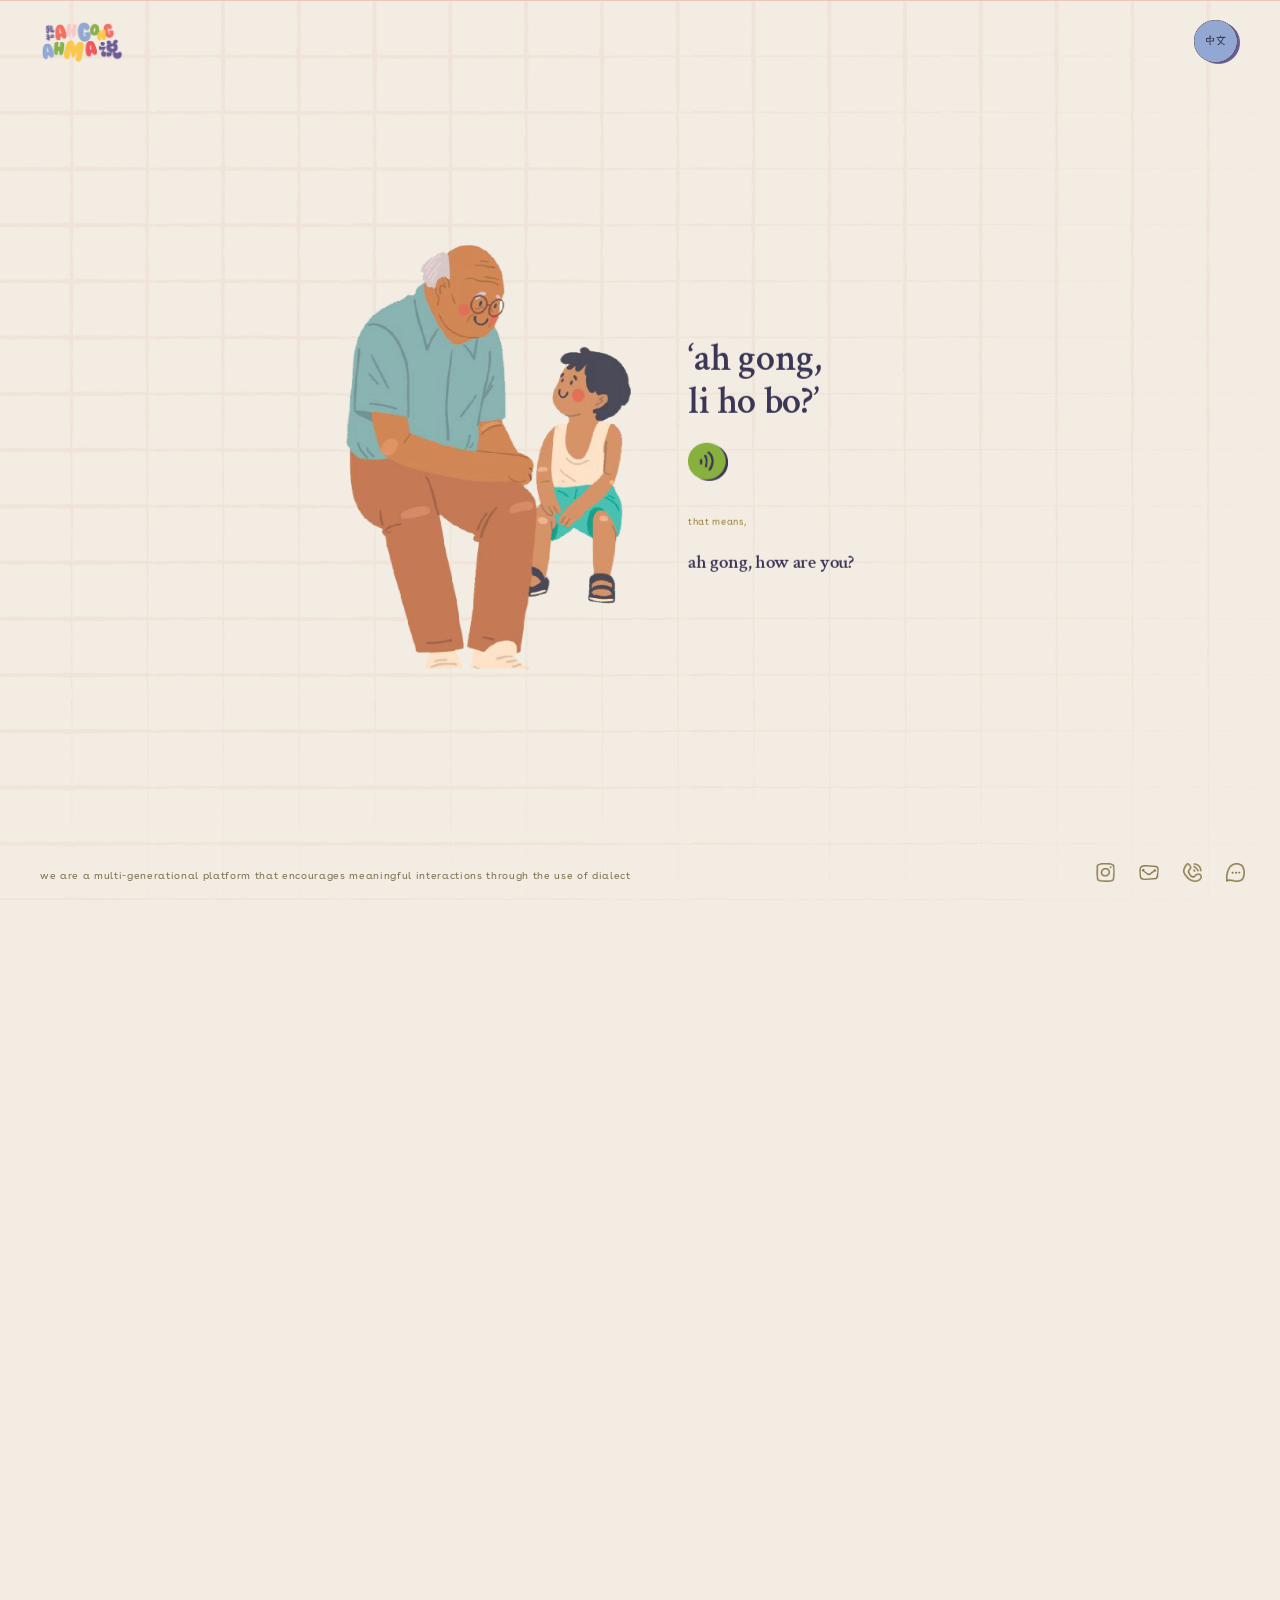
<file: index.html>
<!DOCTYPE html>
<html lang="en">
<head>
  <meta charset="UTF-8" />
  <meta name="viewport" content="width=device-width, initial-scale=1" />
  <title>AhGong &amp; AhMa Says</title>
  <meta name="description" content="A multi-generational platform that encourages meaningful interactions through the use of dialect." />
  <link rel="stylesheet" href="css/shared.css" />
  <link rel="stylesheet" href="css/landing.css" />
</head>
<body>
  <!-- ============ PERSISTENT CHROME ============ -->
  <header class="chrome-top">
    <a href="#" class="logo" aria-label="AhGong &amp; AhMa Says — home">
      <img src="assets/logo-mark.png" alt="AhGong &amp; AhMa Says" />
    </a>
    <button type="button" class="icon-btn press" aria-label="Switch language to Chinese">
      <img src="00%20Shared%20Assets/btn-langchi%2080x78px.png" alt="中文" />
    </button>
  </header>

  <footer class="chrome-bottom">
    <p class="tagline">we are a multi-generational platform that encourages meaningful interactions through the use of dialect</p>
    <nav class="socials" aria-label="Social and contact links">
      <a href="#" class="social press" aria-label="Instagram"><img src="00%20Shared%20Assets/btn-ig%2022x22px.png" alt="Instagram" /></a>
      <a href="#" class="social press" aria-label="Email us"><img src="00%20Shared%20Assets/btn-email%2022x22px.png" alt="Email" /></a>
      <a href="#" class="social press" aria-label="Call or WhatsApp us"><img src="00%20Shared%20Assets/btn-wa%2022x22px.png" alt="Phone" /></a>
      <a href="#" class="social press" aria-label="Send us a message"><img src="00%20Shared%20Assets/btn-contactform%2022x22px.png" alt="Message" /></a>
    </nav>
  </footer>

  <!-- ============ SCROLL-DRIVEN STAGE ============ -->
  <div class="scroll-wrap">
    <div class="stage">
      <div class="container">

      <section class="scene scene-hero" aria-label="Introduction">
        <div class="illo">
          <img src="assets/illustration.png" alt="An ah gong kneels down to talk with his grandchild" />
        </div>

        <div class="copy">
          <div class="phrase phrase--one">
            <h1 class="phrase-head">&lsquo;ah&nbsp;gong,<br /> li&nbsp;ho&nbsp;bo?&rsquo;</h1>
            <button type="button" class="audio-btn press" aria-label="Hear &lsquo;ah gong, li ho bo&rsquo; spoken">
              <img src="assets/btn-audio.png" alt="" />
            </button>
            <p class="means">that means,</p>
            <h3 class="meaning">ah gong, how are you?</h3>
          </div>

          <div class="phrase phrase--two" aria-hidden="true">
            <h1 class="phrase-head">say more than<br />just &lsquo;hello&rsquo; to<br />ah gong ah ma.</h1>
          </div>
        </div>
      </section>

      <section class="scene scene-cta" aria-label="Choose a path">
        <a href="games.html" class="big-btn press"><img src="assets/btn-play.png" alt="Play" /></a>
        <a href="#" class="big-btn press"><img src="assets/btn-learn.png" alt="Learn" /></a>
      </section>
      </div>
    </div>

    <!-- scroll runway: one snap point per scene -->
    <div class="snap" aria-hidden="true"></div>
    <div class="snap" aria-hidden="true"></div>
    <div class="snap" aria-hidden="true"></div>
  </div>

  <!-- shown after 5s of no cursor movement, hidden on the last scene (see js/landing.js) -->
  <div class="scroll-hint" aria-hidden="true">
    <span class="scroll-hint-text">scroll down</span>
    <svg class="scroll-hint-arrow" viewBox="0 0 24 24" fill="none" xmlns="http://www.w3.org/2000/svg">
      <path d="M12 4v14m0 0l-6-6m6 6l6-6" stroke="currentColor" stroke-width="2" stroke-linecap="round" stroke-linejoin="round" />
    </svg>
  </div>


  <script src="js/landing.js"></script>
</body>
</html>
</file>
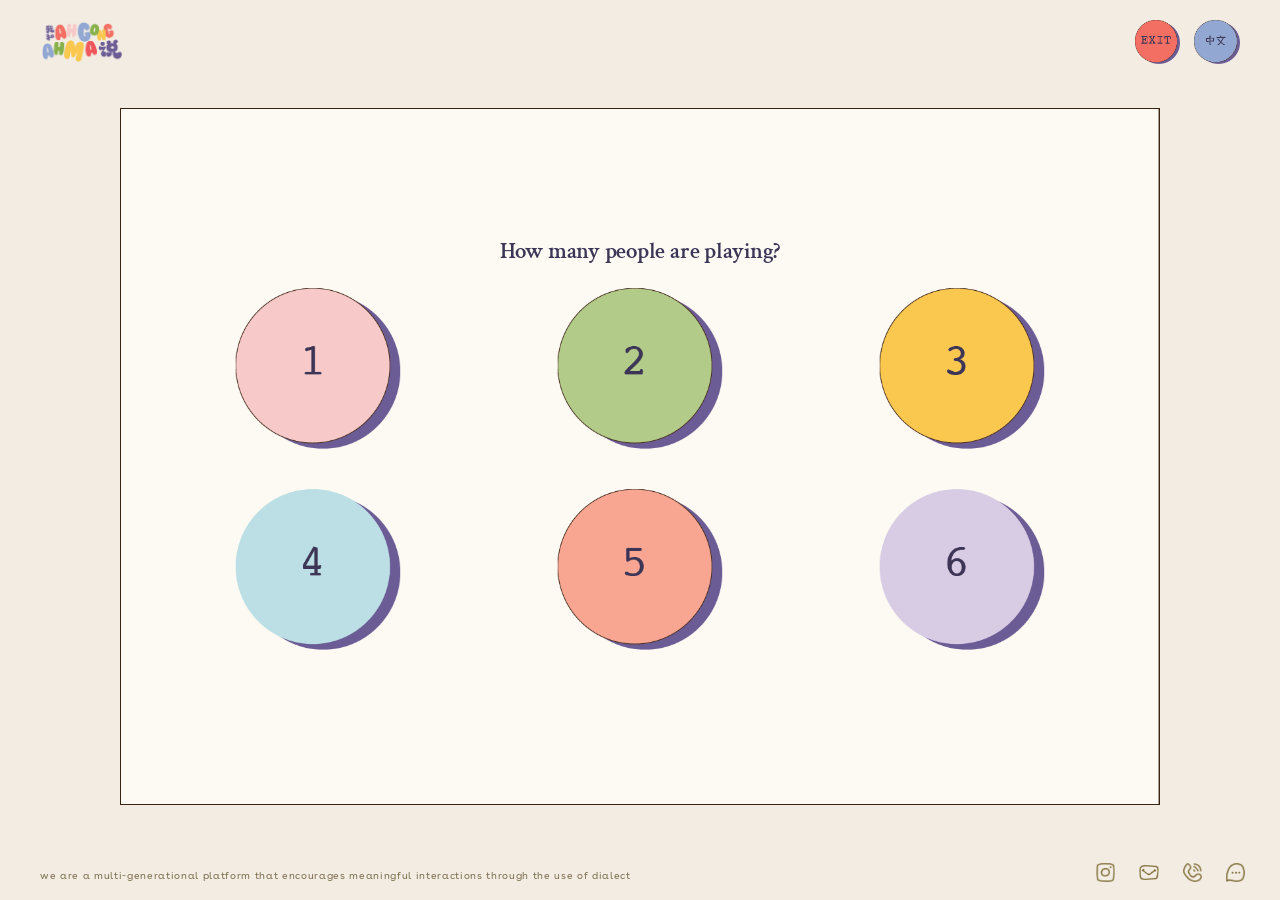
<file: play/index.html>
<!DOCTYPE html>
<html lang="en">
<head>
  <meta charset="UTF-8" />
  <meta name="viewport" content="width=device-width, initial-scale=1" />
  <title>Dialect Match — AhGong &amp; AhMa Says</title>
  <meta name="description" content="A memory-matching game pairing everyday Hokkien phrases with their meanings." />
  <link rel="stylesheet" href="../css/shared.css" />
  <link rel="stylesheet" href="css/game.css" />
</head>
<body>
  <header class="chrome-top">
    <a href="../index.html" class="logo" aria-label="AhGong &amp; AhMa Says — home">
      <img src="../assets/logo-mark.png" alt="AhGong &amp; AhMa Says" />
    </a>
    <div class="chrome-top-right">
      <a href="../games.html" class="icon-btn press" aria-label="Exit to the game homepage">
        <img src="../00%20Shared%20Assets/btn-exit%2080x78px.png" alt="Exit" />
      </a>
      <button type="button" class="icon-btn press" aria-label="Switch language to Chinese">
        <img src="../00%20Shared%20Assets/btn-langchi%2080x78px.png" alt="中文" />
      </button>
    </div>
  </header>

  <main id="app" class="container"></main>

  <footer class="chrome-bottom">
    <p class="tagline">we are a multi-generational platform that encourages meaningful interactions through the use of dialect</p>
    <nav class="socials" aria-label="Social and contact links">
      <a href="#" class="social press" aria-label="Instagram"><img src="../00%20Shared%20Assets/btn-ig%2022x22px.png" alt="Instagram" /></a>
      <a href="#" class="social press" aria-label="Email us"><img src="../00%20Shared%20Assets/btn-email%2022x22px.png" alt="Email" /></a>
      <a href="#" class="social press" aria-label="Call or WhatsApp us"><img src="../00%20Shared%20Assets/btn-wa%2022x22px.png" alt="Phone" /></a>
      <a href="#" class="social press" aria-label="Send us a message"><img src="../00%20Shared%20Assets/btn-contactform%2022x22px.png" alt="Message" /></a>
    </nav>
  </footer>

  <script src="js/game.js"></script>
</body>
</html>
</file>
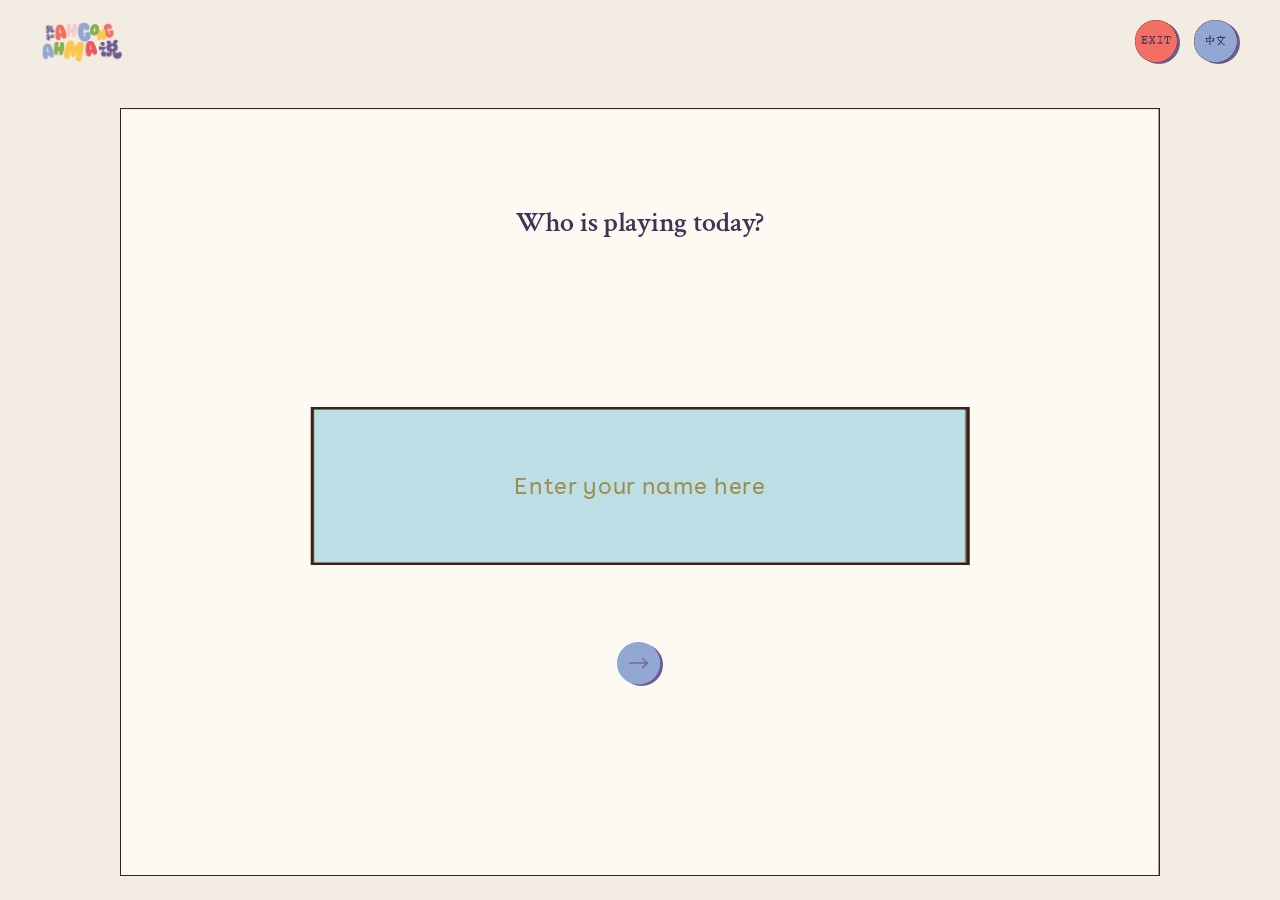
<file: say-it/index.html>
<!DOCTYPE html>
<html lang="en">
<head>
  <meta charset="UTF-8" />
  <meta name="viewport" content="width=device-width, initial-scale=1" />
  <title>Say It — AhGong &amp; AhMa Says</title>
  <meta name="description" content="One player reads a Hokkien phrase aloud, the other judges the pronunciation." />
  <link rel="stylesheet" href="../css/shared.css" />
  <link rel="stylesheet" href="css/game.css" />
  <!-- the Let's Go button is only used on the last popup screen, several
       steps into the flow — without this, its image isn't requested until
       the player actually gets there, so it visibly pops in late. Starting
       the fetch now gives it the whole name-entry + how-to-play flow to
       finish loading in the background. -->
  <link rel="preload" as="image" href="../00%20Shared%20Assets/btn-letsgo%20200x203px.png" />
</head>
<body>
  <header class="chrome-top">
    <a href="../index.html" class="logo" aria-label="AhGong &amp; AhMa Says — home">
      <img src="../assets/logo-mark.png" alt="AhGong &amp; AhMa Says" />
    </a>
    <div class="chrome-top-right">
      <a href="../games.html" class="icon-btn press" aria-label="Exit to the game homepage">
        <img src="../00%20Shared%20Assets/btn-exit%2080x78px.png" alt="Exit" />
      </a>
      <button type="button" class="icon-btn press" aria-label="Switch language to Chinese">
        <img src="../00%20Shared%20Assets/btn-langchi%2080x78px.png" alt="中文" />
      </button>
    </div>
  </header>

  <main id="app" class="container"></main>

  <footer class="chrome-bottom">
    <p class="tagline">we are a multi-generational platform that encourages meaningful interactions through the use of dialect</p>
    <nav class="socials" aria-label="Social and contact links">
      <a href="#" class="social press" aria-label="Instagram"><img src="../00%20Shared%20Assets/btn-ig%2022x22px.png" alt="Instagram" /></a>
      <a href="#" class="social press" aria-label="Email us"><img src="../00%20Shared%20Assets/btn-email%2022x22px.png" alt="Email" /></a>
      <a href="#" class="social press" aria-label="Call or WhatsApp us"><img src="../00%20Shared%20Assets/btn-wa%2022x22px.png" alt="Phone" /></a>
      <a href="#" class="social press" aria-label="Send us a message"><img src="../00%20Shared%20Assets/btn-contactform%2022x22px.png" alt="Message" /></a>
    </nav>
  </footer>

  <script src="js/game.js"></script>
</body>
</html>
</file>
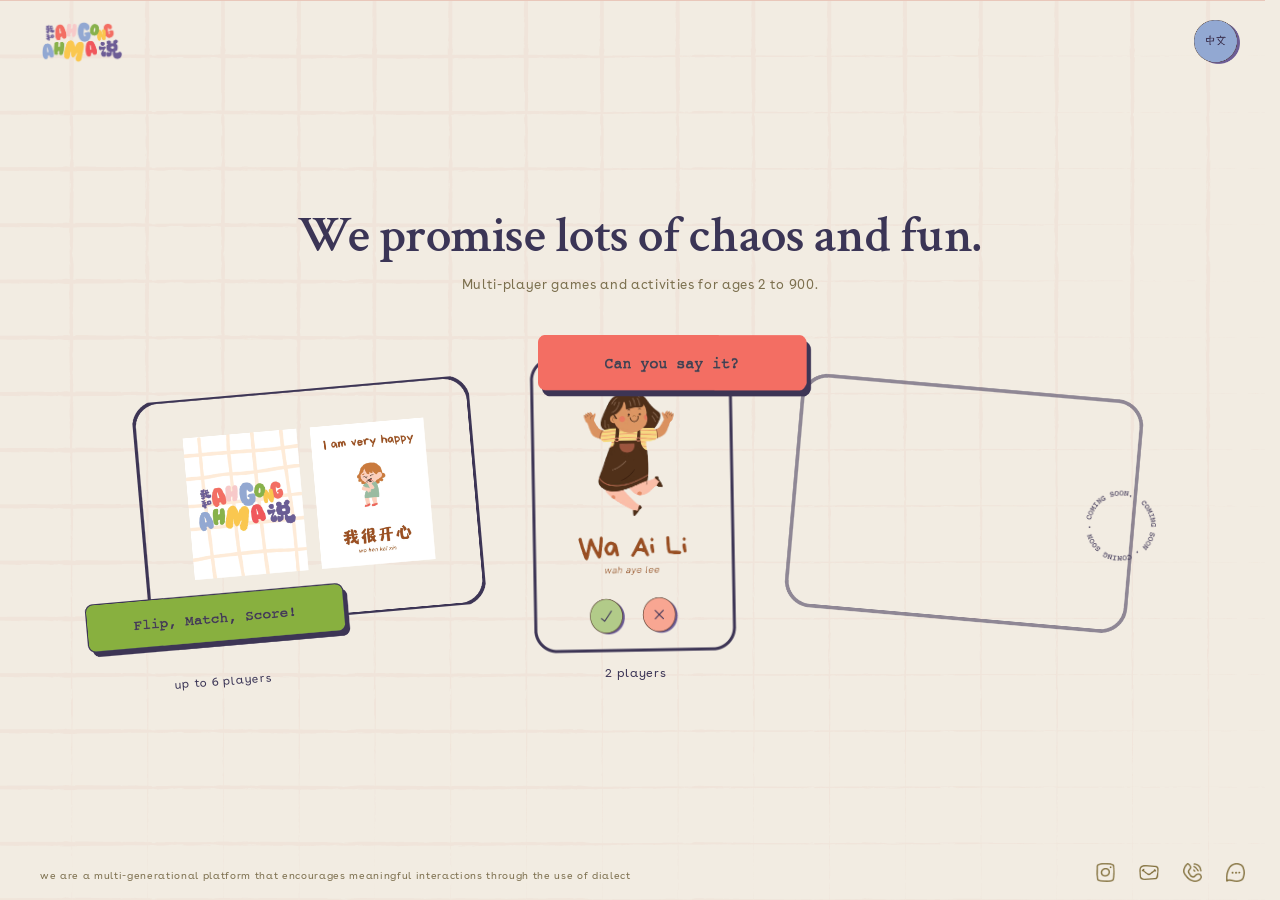
<file: games.html>
<!DOCTYPE html>
<html lang="en">
<head>
  <meta charset="UTF-8" />
  <meta name="viewport" content="width=device-width, initial-scale=1" />
  <title>Let&rsquo;s Play — AhGong &amp; AhMa Says</title>
  <meta name="description" content="Pick a game: multi-player games and activities for ages 2 to 900." />
  <link rel="stylesheet" href="css/shared.css" />
  <link rel="stylesheet" href="css/games.css" />
</head>
<body>
  <header class="chrome-top">
    <a href="index.html" class="logo" aria-label="AhGong &amp; AhMa Says — home">
      <img src="assets/logo-mark.png" alt="AhGong &amp; AhMa Says" />
    </a>
    <button type="button" class="icon-btn press" aria-label="Switch language to Chinese">
      <img src="00%20Shared%20Assets/btn-langchi%2080x78px.png" alt="中文" />
    </button>
  </header>

  <footer class="chrome-bottom">
    <p class="tagline">we are a multi-generational platform that encourages meaningful interactions through the use of dialect</p>
    <nav class="socials" aria-label="Social and contact links">
      <a href="#" class="social press" aria-label="Instagram"><img src="00%20Shared%20Assets/btn-ig%2022x22px.png" alt="Instagram" /></a>
      <a href="#" class="social press" aria-label="Email us"><img src="00%20Shared%20Assets/btn-email%2022x22px.png" alt="Email" /></a>
      <a href="#" class="social press" aria-label="Call or WhatsApp us"><img src="00%20Shared%20Assets/btn-wa%2022x22px.png" alt="Phone" /></a>
      <a href="#" class="social press" aria-label="Send us a message"><img src="00%20Shared%20Assets/btn-contactform%2022x22px.png" alt="Message" /></a>
    </nav>
  </footer>

  <main class="container games-main">
    <div class="games-content">
      <h2 class="games-h2">We promise lots of<br class="games-break" /> chaos and fun.</h2>
      <p class="games-sub">Multi-player games and activities<br class="games-break" /> for ages 2 to 900.</p>

      <div class="games-grid">
        <a href="play/index.html" class="game-card game-card--landscape">
          <img class="game-card-img" src="02%20Game%20Homepage/Assets/matching_game-img%20290x200px.png" alt="Dialect Match — a memory matching game" />
          <img class="game-card-tag" src="02%20Game%20Homepage/Assets/img-matchit-title%20220x45px.png" alt="Flip, Match, Score!" />
          <p class="game-card-players">up to 6 players</p>
        </a>

        <a href="say-it/index.html" class="game-card game-card--portrait">
          <img class="game-card-img" src="02%20Game%20Homepage/Assets/img-sayit%20210x300px.png" alt="Say It — pronounce the Hokkien phrase and have it judged" />
          <img class="game-card-tag" src="02%20Game%20Homepage/Assets/img-sayit-title%20220x45px.png" alt="Can you say it?" />
          <p class="game-card-players">2 players</p>
        </a>

        <div class="game-card game-card--landscape game-card--soon" role="group" aria-label="Coming soon">
          <img class="game-card-img" src="02%20Game%20Homepage/Assets/templatel_game-img%20290x200px.png" alt="" />
          <img class="game-card-badge" src="02%20Game%20Homepage/Assets/marquee-comingsoon%2075x75px.png" alt="" />
          <h2 class="game-card-soon-text">more games coming soon!</h2>
        </div>
      </div>
    </div>
  </main>
</body>
</html>
</file>
<file: css/shared.css>
/* ============================================================
   AhGong & AhMa Says — shared styles
   Tokens, fonts, base rules, press feel, the header and footer, and
   the content container. Every page loads this first. Paths resolve
   from this file, so they work from any page depth.
   ============================================================ */

/* every weight/style actually used on the site, fully self-hosted — no
   external request, and no gaps either: a weight/style combination with
   no matching @font-face here doesn't just render a little off, it falls
   all the way through to the next font in the stack (-apple-system/Segoe
   UI, or Georgia/Times New Roman for headings), which is a much more
   visible "the font changed" than any loading race ever was. */
@font-face { font-family: 'Buenos Aires'; src: url('../Typeface%20-%20Buenos%20Aires/AOKBuenosAiresRegular.ttf') format('truetype'); font-weight: 400; font-style: normal; font-display: swap; }
@font-face { font-family: 'Buenos Aires'; src: url('../Typeface%20-%20Buenos%20Aires/AOKBuenosAiresRegularItalic.ttf') format('truetype'); font-weight: 400; font-style: italic; font-display: swap; }
@font-face { font-family: 'Buenos Aires'; src: url('../Typeface%20-%20Buenos%20Aires/AOKBuenosAiresSemiBold.ttf') format('truetype'); font-weight: 600; font-style: normal; font-display: swap; }
@font-face { font-family: 'Buenos Aires'; src: url('../Typeface%20-%20Buenos%20Aires/AOKBuenosAiresSemiBoldItalic.ttf') format('truetype'); font-weight: 600; font-style: italic; font-display: swap; }
@font-face { font-family: 'Buenos Aires'; src: url('../Typeface%20-%20Buenos%20Aires/AOKBuenosAiresBold.ttf') format('truetype'); font-weight: 700; font-style: normal; font-display: swap; }
@font-face { font-family: 'Buenos Aires'; src: url('../Typeface%20-%20Buenos%20Aires/AOKBuenosAiresBoldItalic.ttf') format('truetype'); font-weight: 700; font-style: italic; font-display: swap; }

/* self-hosted (not Google Fonts) — the external request plus @view-transition
   below was what originally stalled cross-page navigation by a few seconds,
   and even after switching to font-display:swap/optional that external
   dependency still meant the heading font could win or lose its race to
   first paint from one page load to the next, which on a fast refresh read
   as the font visibly changing between reloads. A local file served from
   this same origin starts loading immediately with the rest of the page
   and has no such race. */
@font-face { font-family: 'Crimson Text'; src: url('../Typeface%20-%20Crimson%20Text/CrimsonText-Regular.woff2') format('woff2'); font-weight: 400; font-style: normal; font-display: swap; }
@font-face { font-family: 'Crimson Text'; src: url('../Typeface%20-%20Crimson%20Text/CrimsonText-Italic.woff2') format('woff2'); font-weight: 400; font-style: italic; font-display: swap; }
@font-face { font-family: 'Crimson Text'; src: url('../Typeface%20-%20Crimson%20Text/CrimsonText-SemiBold.woff2') format('woff2'); font-weight: 600; font-style: normal; font-display: swap; }
@font-face { font-family: 'Crimson Text'; src: url('../Typeface%20-%20Crimson%20Text/CrimsonText-Bold.woff2') format('woff2'); font-weight: 700; font-style: normal; font-display: swap; }

/* smooth crossfade between pages instead of a hard cut — every page loads
   this file, so any link between them gets it automatically. Browsers
   without support (Firefox, Safari) just navigate instantly, same as before. */
@view-transition {
  navigation: auto;
}

:root {
  --cream: #F2ECE2;
  --ink:   #3B3556;
  --serif: 'Crimson Text', Georgia, 'Times New Roman', serif;   /* headings */
  --sans:  'Buenos Aires', -apple-system, BlinkMacSystemFont, 'Segoe UI', sans-serif;   /* body */

  --container-pad: 80px;   /* side padding of the content container */

  /* header icons (logo, EXIT, 中文, the game's Next arrow). The desktop
     size is 90% of the old 40–56px range. */
  --icon-size:        calc(clamp(40px, 3.96vw, 56px) * .9);
  --logo-size:        clamp(67px, 6.58vw, 94px);

  /* header and footer heights. The content box always sits between them
     (CONTENT RULE below). The header's height comes from its tallest item,
     the logo (.528 of its width) or an icon (.976 of its width). */
  --chrome-content-h: max(var(--logo-size) * .528, var(--icon-size) * .976);
  --chrome-top-h:     calc(.9 * (60px + var(--chrome-content-h)) - 10px);
  --chrome-bottom-h:  calc(52px + clamp(15px, 1.5vw, 20px));
}

* { box-sizing: border-box; margin: 0; padding: 0; }

/* reserve the scrollbar's width on every page, whether or not that page's
   content actually scrolls — otherwise a page without a scrollbar renders
   ~15px wider than the (scrollable) landing page, shifting the right-aligned
   header icon out of position between pages */
html { overflow-y: auto; overscroll-behavior-x: none; scrollbar-gutter: stable; background: var(--cream); }   /* same colour as body, so there's no white flash while the next page is loading */

body {
  background: var(--cream);
  color: var(--ink);
  font-family: var(--sans);
  letter-spacing: 0.5pt;
  overscroll-behavior-x: none;   /* a sideways swipe during a game (flipping/dragging across cards) was triggering the mobile browser's own edge-swipe "go back" gesture, which is what read as the game randomly bouncing back to the landing page */
  -webkit-tap-highlight-color: transparent;
  -webkit-font-smoothing: antialiased;
}

button { font-family: inherit; cursor: pointer; }

h1 {
  font-family: var(--serif);
  font-weight: 600;
  font-size: clamp(1.44rem, 3vw, 2.4rem);
  line-height: 1.12;
  letter-spacing: -.01em;
  color: var(--ink);
}

/* sized exactly halfway between h1 and the game popups' old one-off heading
   size (clamp(.84rem, 1.56vw, 1.2rem)) */
h2 {
  font-family: var(--serif);
  font-weight: 600;
  font-size: clamp(1.14rem, 2.28vw, 1.8rem);
  letter-spacing: -.01em;
  color: var(--ink);
}

/* the landing page's "ah gong, how are you?" size — also what the game
   popups' h2 used to be, before h2 became its own, bigger, base style */
h3 {
  font-family: var(--serif);
  font-weight: 600;
  font-size: clamp(.84rem, 1.56vw, 1.2rem);
  letter-spacing: -.01em;
  color: var(--ink);
}

/* ---------- press-in feel, shared by every button ---------- */

.press {
  transition: transform .14s cubic-bezier(.34, 1.1, .4, 1);
  /* no blanket will-change here: this class is on nearly every button/
     card/link on the site, so always-on layer promotion for all of them
     adds up to real compositing overhead on mobile — exactly the kind
     of thing that reads as "lag after every button press". The .14s
     transform transition itself composites fine without it; elements
     that genuinely animate continuously (confetti, scroll-driven
     landing elements, the card flip) already set their own will-change. */
}
.press:hover  { transform: translateY(1.5px) scale(.985); }
.press:active { transform: translateY(3px) scale(.97); }

@media (prefers-reduced-motion: reduce) {
  .press { transition: none; }

  ::view-transition-group(*),
  ::view-transition-old(*),
  ::view-transition-new(*) {
    animation: none !important;
  }
}

/* ============================================================
   HEADER AND FOOTER — identical on every page
   ============================================================ */

.chrome-top,
.chrome-bottom {
  display: flex;
  align-items: center;
  justify-content: space-between;
  pointer-events: none;              /* clicks fall through the bar's empty space */
}
.chrome-top > *,
.chrome-bottom > * { pointer-events: auto; }

/* the header is --chrome-top-h tall. Its top padding is whatever is left
   after the content, and the bottom padding is 20px. */
.chrome-top {
  position: fixed;
  top: 0;
  left: 0;
  right: 0;
  z-index: 20;
  padding: calc(var(--chrome-top-h) - var(--chrome-content-h) - 20px) 40px 20px;
}
.chrome-bottom {
  position: fixed;
  bottom: 0;
  left: 0;
  right: 0;
  z-index: 20;
  gap: 24px;
  padding: 39px 40px 13px;   /* content nudged 13px down within the same bar height (top +13, bottom -13) */
}

.chrome-top-right { display: flex; align-items: center; gap: 14px; }

.logo { display: block; line-height: 0; }
.logo img { width: var(--logo-size); height: auto; }

.icon-btn { display: block; line-height: 0; border: none; background: none; padding: 0; cursor: pointer; }
.icon-btn img { width: var(--icon-size); height: auto; display: block; }

.tagline {
  max-width: none;
  white-space: nowrap;
  font-size: .65rem;
  font-weight: 400;
  line-height: 1.35;
  color: #7c6f4e;
}

.socials { display: flex; align-items: center; gap: 24px; transform: translate(5px, -5px); }
.social { display: block; line-height: 0; cursor: pointer; }
.social img { width: clamp(15px, 1.5vw, 20px); height: auto; display: block; }

/* ============================================================
   CONTENT CONTAINER — every page
   CONTENT RULE: page content sits in the centred .container, between the
   header and the footer, and never overlaps either. Header and footer
   stay full-bleed. Any page that positions .container itself must inset
   it by --chrome-top-h (top) and --chrome-bottom-h (bottom).

   NO-SCROLL RULE: that content container must never need to scroll, on
   any page, at any normal desktop size — content is sized to fit it
   (vh-aware clamp()/min()/container queries), not shrunk after the fact
   by letting it overflow into a scrollbar. overflow-y: auto may still be
   left on a container as a last-resort safety net, but it should never
   actually trigger; verify by checking scrollHeight === clientHeight
   across a spread of viewport heights (e.g. 480–1080px), not just the
   default preview size. This doesn't apply to the landing page's own
   full-document scroll-snap (.scroll-wrap) — that's a deliberate scene
   transition, not a content container overflowing.
   ============================================================ */

.container {
  width: 100%;
  margin-inline: auto;
  padding-inline: var(--container-pad);
}

/* ============================================================
   PHONE — one breakpoint for every page, so the header and footer look
   the same at every phone and tablet width
   ============================================================ */

@media (max-width: 860px) {
  :root {
    --container-pad:    18px;
    --logo-size:        clamp(81px, 7.89vw, 114px);
    --icon-size:        clamp(48px, 4.75vw, 68px);
    --chrome-content-h: max(var(--logo-size) * .528, var(--icon-size) * .976);
    --chrome-top-h:     calc(.9 * (32px + var(--chrome-content-h)));
    --chrome-bottom-h:  98px;   /* the phone footer: one row of icons and the wrapped sentence */
  }

  .chrome-top    { padding: calc(var(--chrome-top-h) - var(--chrome-content-h) - 6px) 18px 6px; background: transparent; }   /* 10px more on top, 10px less on the bottom: same bar height */

  .chrome-bottom { padding: 18px 38px; flex-direction: column; align-items: center; text-align: center; gap: 18px; }
  .tagline       { white-space: normal; font-size: clamp(.36rem, 1.8vw, .58rem); line-height: 1.8; }
  .socials       { order: -1; }   /* the icons above the sentence */
  .social img    { width: clamp(19.5px, 1.95vw, 26px); }   /* 30% bigger than the desktop icons */

  /* the official mobile/tablet size for every h1/h2/h3 site-wide — each
     one originated from a specific page's own heading (landing's "ah gong,
     li ho bo?" for h2, its "ah gong, how are you?" for h3, and the game
     homepage's heading for h1), increased, then promoted here so every
     other h1/h2/h3 element gets the same consistent mobile scale */
  h1 { font-size: clamp(1.68rem, min(4.8vw, 8.4vh), 3.84rem); }
  h2 { font-size: clamp(1.8216rem, 3.795vw, 3.036rem); }
  h3 { font-size: clamp(1.0626rem, 1.9734vw, 1.518rem); }
}
</file>
<file: css/landing.css>
/* ============================================================
   AhGong & AhMa Says — landing page
   Shared tokens, fonts, header/footer and container live in shared.css.
   ============================================================ */

html {
  scroll-snap-type: y mandatory;   /* one gesture = one scene */
}

body { overflow-x: hidden; }

/* ============================================================
   SCROLL-DRIVEN STAGE
   ============================================================ */

/* three full-height spacers give the scroll its runway + snap points */
.scroll-wrap { position: relative; }
.snap {
  height: 100vh;    /* fallback for browsers without dvh support */
  height: 100dvh;   /* tracks the real visible viewport as mobile browser chrome shows/hides mid-swipe —
                       with a static 100vh, that chrome animation constantly shifts the snap points out from
                       under the gesture, which is what reads as "not locked at each frame" */
  scroll-snap-align: start;
  scroll-snap-stop: always;   /* can't skip a scene in one flick */
}

/* the visuals sit on a fixed layer; the spacers scroll behind it.
   The notebook-grid texture is painted here rather than on body with
   background-attachment: fixed, which iOS Safari ignores. */
.stage {
  position: fixed;
  inset: 0;
  overflow: hidden;
  z-index: 1;
  background-image: url('../00%20Shared%20Assets/bg-img.png');
  background-repeat: no-repeat;
  background-position: top center;
  background-size: cover;
}

/* the content column, pinned between the header and the footer (CONTENT RULE in shared.css) */
.stage > .container {
  position: absolute;
  top: var(--chrome-top-h);
  bottom: var(--chrome-bottom-h);
  left: 0;
  right: 0;
}

.scene {
  position: absolute;
  inset: 0;
  display: flex;
  align-items: center;
}

/* ---------- scene 1 + 2 : illustration + phrases ---------- */

.scene-hero {
  justify-content: center;
  align-items: center;
  gap: clamp(20px, 4vw, 64px);
  padding: 0 clamp(24px, 5vw, 72px);
  /* nudged 5vw right of centre; Y stays driven by the scroll animation */
  transform: translate(5vw, var(--hero-y, 0));
  opacity: var(--hero-o, 1);
  will-change: transform, opacity;   /* this moves on every scroll frame — promote it to its own layer up front instead of re-promoting/repainting each frame, which is what read as scroll lag */
}

.illo { flex: 0 0 auto; }
.illo img {
  height: clamp(259px, 47.5vh, 490px);
  width: auto;
  display: block;
}

.copy {
  position: relative;
  flex: 0 1 380px;
  min-height: 30vh;
}

.phrase {
  position: absolute;
  top: 50%;
  left: 0;
  width: 100%;
  transform: translateY(-50%);
}

/* .phrase-head's own styling now lives in the site-wide h1 base rule
   (css/shared.css) — this class is kept only for the mobile nowrap
   override below, which targets it by name */

/* phrase one */
.phrase--one {
  transform: translateY(calc(-50% + var(--p1-y, 0px)));
  opacity: var(--p1-o, 1);
  will-change: transform, opacity;
}
.audio-btn {
  margin-top: 20px;
  padding: 0;
  border: none;
  background: none;
  line-height: 0;
  cursor: pointer;
}
.audio-btn img { width: clamp(31px, 3.12vw, 40px); height: auto; display: block; }

.means {
  margin-top: 30px;
  font-family: var(--sans);
  font-size: .54rem;
  letter-spacing: 0.5pt;
  color: #9a7d34;
}
/* .meaning's own styling now lives in the site-wide h3 base rule
   (css/shared.css) — this class is kept only for its margin-top, here
   and in the mobile override below */
.meaning { margin-top: 22px; }

/* phrase two — starts a little low + hidden, rises into place */
.phrase--two {
  transform: translateY(calc(-50% + var(--p2-y, 90px)));
  opacity: var(--p2-o, 0);
  will-change: transform, opacity;
}

/* ---------- scene 3 : the two big buttons ---------- */

.scene-cta {
  justify-content: center;
  gap: clamp(90px, 18vw, 300px);
  transform: translateY(var(--cta-y, 100vh));
  will-change: transform;
}

.big-btn {
  display: block;
  line-height: 0;
  text-decoration: none;
  transform: translateY(var(--b-y, 40px)) scale(var(--b-s, .8));
  opacity: var(--b-o, 0);
  will-change: transform, opacity;
}
.big-btn img {
  width: clamp(136.8px, 15.12vw, 223.2px);   /* 20% bigger */
  height: auto;
  display: block;
}
.big-btn.press:hover  { transform: translateY(calc(var(--b-y, 0px) + 3px))  scale(calc(var(--b-s, 1) * .99)); }
.big-btn.press:active { transform: translateY(calc(var(--b-y, 0px) + 8px))  scale(calc(var(--b-s, 1) * .975)); }

/* ============================================================
   RESPONSIVE — the scroll mechanism is unchanged; only the composition
   inside each scene adapts (illustration over text, smaller everything)
   ============================================================ */

/* ---------- idle scroll hint ---------- */

.scroll-hint {
  position: fixed;
  left: 50%;
  bottom: calc(var(--chrome-bottom-h) + 20px);
  transform: translateX(-50%);
  z-index: 15;   /* above the stage, below the header/footer chrome */
  display: flex;
  flex-direction: column;
  align-items: center;
  gap: 4px;
  color: var(--ink);
  opacity: 0;
  pointer-events: none;
  transition: opacity .4s ease;
}
.scroll-hint.is-visible { opacity: .65; }

.scroll-hint-arrow {
  width: 22px;
  height: 22px;
  animation: scroll-hint-bounce 1.4s ease-in-out infinite;
}
.scroll-hint-text {
  font-family: var(--sans);
  font-size: .62rem;
  letter-spacing: 0.5pt;
}

@keyframes scroll-hint-bounce {
  0%, 100% { transform: translateY(0); }
  50%      { transform: translateY(6px); }
}

@media (prefers-reduced-motion: reduce) {
  .scroll-hint-arrow { animation: none; }
}

@media (max-width: 860px) {
  .scene-hero {
    flex-direction: column;
    justify-content: center;
    align-items: center;
    gap: clamp(14px, 3.5vh, 24px);
    text-align: center;
    padding: 0 20px;                  /* the container already sits clear of the header and footer */
    transform: translateY(var(--hero-y, 0));   /* no desktop x-nudge here */
  }
  .illo img { height: clamp(156px, 31.68vh, 288px); width: auto; }
  .copy { flex: 0 1 auto; width: 100%; min-height: clamp(190px, 32vh, 260px); }

  /* keep the opening line — "'ah gong, li ho bo?'" — on one row */
  .phrase--one .phrase-head { white-space: nowrap; }
  .phrase--one .phrase-head br { display: none; }

  /* 15% bigger again — this is also now the official h2 mobile size
     (css/shared.css), so .phrase-head (an h1 tag) needs its own explicit
     match here. .meaning is an h3 tag and its own +15% became h3's own
     mobile size directly, so it just inherits — no override needed. */
  .phrase-head { font-size: clamp(1.8216rem, 3.795vw, 3.036rem); }

  .audio-btn { margin-top: 14px; }
  .means     { margin-top: 16px; }
  .meaning   { margin-top: 12px; }

  .scene-cta { flex-direction: column; gap: clamp(24px, 6vh, 40px); }  /* stacked 1x2 */
  .big-btn img { width: clamp(109.2px, 29.172vw, 168px); }   /* 30% bigger than before, then 20% bigger again */

  /* the hint is tuned for a mouse-idle cursor (js/landing.js) — meaningless
     on a touch device, so it never shows here regardless of that JS state */
  .scroll-hint { display: none; }
}
</file>
<file: play/css/game.css>
/* ============================================================
   AhGong & AhMa Says — Dialect Match
   Shared tokens, fonts, header/footer and container: ../../css/shared.css.
   Player colours and the card order live in js/game.js.
   ============================================================ */

:root {
  --game-pad: 21.6px;     /* space above and below the content box */
  --gap: 12px;            /* gap between name boxes, cards and results columns */
  --card-scale: .968625;  /* board card size as a share of the largest size that fits */
  --board-reserve: 170px; /* height the name row + turn banner + padding take up, roughly */
}

/* ---------- content box ----------
   Everything in the game sits in this box, between the header and the
   footer, and is sized to always fit inside it — no page ever scrolls
   (site-wide rule, see css/shared.css). overflow-y here is a safety net
   only, never meant to actually trigger. */
#app {
  position: fixed;
  top: var(--chrome-top-h);
  bottom: var(--chrome-bottom-h);
  left: 0;
  right: 0;
  display: flex;
  flex-direction: column;
  overflow-y: auto;
  -webkit-overflow-scrolling: touch;   /* iOS: smoother scrolling, fewer stuck repaints */
  touch-action: pan-y;   /* a sideways drag across cards has no horizontal content to pan — without this, some mobile browsers read it as their own edge-swipe "go back" gesture instead */
  padding-block: var(--game-pad);
}

/* in-game: the footer is hidden, so the board gets the full height below the header */
body.in-game { --chrome-bottom-h: 0px; }
body.in-game .chrome-bottom { display: none; }

.screen { width: 100%; display: flex; flex-direction: column; align-items: center; margin: auto; }

/* ============================================================
   POPUP — count and name screens
   ============================================================ */

/* The reference popup is 1938:1250 and about 64.5% of the page width.
   It never grows taller than the content box. Children use container
   units (cqw), so their proportions follow the popup at any size. */
.popup {
  position: relative;
  --popup-h-avail: calc(100dvh - var(--chrome-top-h) - var(--chrome-bottom-h) - 48px);   /* hard ceiling — the content box never scrolls (site-wide rule) */
  --popup-w: min(81.25vw, 1225px, calc(100vw - 2 * var(--container-pad)), calc(var(--popup-h-avail) * 1938 / 1250));   /* 25% bigger — capped to the container's actual padded width too, since vw alone doesn't know about --container-pad and would otherwise overflow it */
  width: var(--popup-w);
  height: min(calc(var(--popup-w) * 1250 / 1938 * 1.6), var(--popup-h-avail));   /* 60% taller than the card art's native proportions, still capped to the available height */
  background: url('../../00%20Shared%20Assets/bg-popup%20550x520px.png') center / 100% 100% no-repeat;
  display: flex;
  flex-direction: column;
  align-items: center;
  justify-content: center;
  container-type: size;
  gap: 6.5cqw;
  padding: 6% 8%;
  text-align: center;
}

/* mobile only (≤860px): popup shorter, count heading bigger — desktop
   stays at the sizes set above */
@media (max-width: 860px) {
  .popup { height: min(calc(var(--popup-w) * 1250 / 1938 * 1.12), calc(var(--popup-h-avail) * 0.7)); }   /* 60% taller than native, then 30% shorter */
  .popup .h2 { font-size: clamp(1.10352rem, 2.20704vw, 1.7424rem); }   /* same size on every popup screen, including "Player N" — 20% smaller than the site h2, then 10% bigger, then 10% bigger again */
}

/* count screen: circles sit well apart (reference gap ≈ 1.4× the circle width) */
.count-grid {
  display: grid;
  grid-template-columns: repeat(3, 1fr);
  gap: 8.6cqw 22.3cqw;
  width: 90cqw;
}

.count-btn {
  display: block;
  width: 100%;
  border: none;
  background: none;
  padding: 0;
  line-height: 0;
}
.count-btn img { width: 100%; height: auto; display: block; transform: translateY(calc(-8px - 4vh)) scale(1.265); }

/* name screen — positions follow Matching Game 2.1.0: title near the top,
   field in the middle, arrow below. The field is the empty
   field-Nplayername PNG as its background; the input sits on top. */
.popup--name { justify-content: flex-start; }
/* the site-wide h2 base rule (css/shared.css) sets the font — this scopes a popup-only 20% reduction and positions it */
.popup .h2 { font-size: clamp(.912rem, 1.824vw, 1.44rem); }   /* 20% smaller than the site-wide h2 size (css/shared.css) */
.popup--name .h2 { position: absolute; top: 15%; left: 0; right: 0; transform: translateY(-50%); }

.name-field {
  position: absolute;
  top: 39%;
  left: 50%;
  width: 76.5cqw;    /* 25% bigger */
  height: 18.325cqw; /* 25% bigger */
  transform: translateX(-50%);
  background: no-repeat center / 100% 100%;
}
.name-field input {
  width: 100%;
  height: 100%;
  border: none;
  background: transparent;
  outline: none;
  text-align: center;
  font-family: var(--sans);
  letter-spacing: 0.5pt;
  font-weight: 700;
  font-size: max(16px, 3.4cqw);   /* below 16px, mobile browsers zoom in on focus and may not zoom back out reliably — keeping it at 16px+ at every size stops the zoom from ever triggering */
  color: var(--ink);
  padding: 0 8%;
}
.name-field input::placeholder { color: #9a7d34; font-weight: 400; opacity: .85; }

/* arrow button: the same size as the header buttons, centred under the field.
   No transform, because .press uses transform for its hover and press feel. */
.next-btn {
  position: absolute;
  top: 69.5%;
  left: 50%;
  width: var(--icon-size);
  margin-left: calc(var(--icon-size) / -2);
  border: none;
  background: none;
  padding: 0;
  line-height: 0;
}
.next-btn img { width: 100%; height: auto; display: block; }

/* ============================================================
   SCORE BAR — name boxes, on the board and the results screen
   ============================================================ */

.score-bar {
  display: flex;
  justify-content: center;
  gap: var(--gap);
  width: 100%;
  margin-bottom: 24px;
}

/* six boxes across the row, 10% narrower than the row slot */
.score-box {
  flex: 0 0 auto;
  width: calc((100% - 5 * var(--gap)) / 6 * .9);
  display: flex;
  align-items: center;
  justify-content: space-between;
  gap: 10px;
  background: no-repeat center / 100% 100%;   /* the img-Nplayername PNG carries the border and shadow */
  aspect-ratio: 202 / 49.2;
  padding: .8em 1.1em;
  font-family: var(--sans);
  letter-spacing: 0.5pt;
  font-weight: 400;
  font-size: clamp(.612rem, 1.152vw, .792rem);
}
.score-box .name { overflow: hidden; text-overflow: ellipsis; white-space: nowrap; }

/* ============================================================
   BOARD — 10 cards. The grid shape differs per breakpoint (see --cols/
   --rows below and in the DESKTOP and PHONE sections); --rows is fixed
   per shape rather than derived, since 10 doesn't divide evenly across
   all of them. This base shape (4 across, 3 down: 4 + 4 + 2) is what
   tablet uses directly, unmodified.
   ============================================================ */

/* the board needs real width to lay cards out across — a portrait phone
   doesn't have it. Rather than asking the player to turn their phone,
   the whole in-game view is rotated 90° with CSS instead — header
   included, not just the board/results content — pinned to the top-left
   corner at the viewport's height/width swapped, then rotated + shifted
   back into view. Same "forced landscape" trick as Say It
   (say-it/css/game.css), just applied to body.in-game rather than to an
   individual screen, since here the header (.chrome-top, position:fixed
   in css/shared.css) needs to rotate along with the board/results instead
   of being hidden. A transform on body becomes the containing block for
   its position:fixed descendants (the header and #app both), which is
   what carries them along. Nothing about .screen--board or
   .screen--results itself needs to change; fitBoard() (js/game.js)
   measures the real (now swapped) box size and lays cards out accordingly. */
@media (max-width: 860px) and (orientation: portrait) {
  body.in-game {
    position: fixed;
    top: 0;
    left: 0;
    margin: 0;
    width: 100vh;
    width: 100dvh;
    height: 100vw;
    transform-origin: top left;
    transform: rotate(90deg) translateY(-100%);
  }
}

/* the board fills the content box: name boxes at the top, the turn
   banner at the bottom, and the cards centred in the space between */
.screen--board { flex: 1; justify-content: space-between; margin: 0; }
.screen--board .score-bar {
  margin: 0;
  transform: translateY(calc(-1 * var(--game-pad)));   /* flush with the header's bottom edge, the highest it can go */
}

/* The card size is the smaller of two limits: the rows fitting the height
   left under the name row and turn banner, and the columns fitting the
   container's width. Never below 40px, so the cards can't collapse on a
   short window. */
.board-grid {
  --cols: 4;
  --rows: 3;   /* 10 cards, 4 across: 3 rows (4 + 4 + 2) */
  --card-w: calc(var(--card-scale) * max(40px, min(
    calc((100dvh - var(--chrome-top-h) - var(--chrome-bottom-h) - var(--board-reserve) - (var(--rows) - 1) * var(--gap)) / var(--rows) / 1.25),
    calc((100vw - 2 * var(--container-pad) - (var(--cols) - 1) * var(--gap)) / var(--cols))
  )));
  /* flex-wrap rather than grid, so a short last row (4 + 4 + 2, 3 + 3 + 3 + 1)
     sits centred instead of hugging the left edge. --cols and --card-w are
     overwritten inline by fitBoard() in js/game.js, which measures the real
     space left and picks the column count that gives the biggest cards —
     the formula above is only the first-paint fallback. */
  display: flex;
  flex-wrap: wrap;
  justify-content: center;
  width: calc(var(--cols) * var(--card-w) + (var(--cols) - 1) * var(--gap));
  max-width: 100%;
  gap: var(--gap);
  margin: 0;
}

.card {
  width: var(--card-w);
  aspect-ratio: 945 / 1181;
  perspective: 900px;
  cursor: pointer;
  touch-action: manipulation;      /* no double-tap zoom when tapping two cards quickly */
  -webkit-user-select: none;
  user-select: none;
  -webkit-touch-callout: none;     /* iOS: no "save image" menu on a long press */
}
.card.is-matched { visibility: hidden; }
.card:focus-visible { outline: 3px solid var(--ink); outline-offset: 3px; }

/* a found pair "flies into" the current player's score box instead of just
   disappearing — js/game.js sets --collect-x/-y/-scale to the exact pixel
   delta between this card and that box, then adds this class, which is
   what actually animates the move (matched to MATCH_COLLECT in game.js) */
.card.is-collecting {
  transition: transform .4725s cubic-bezier(.4, .2, .2, 1), opacity .4725s ease;
  transform: translate(var(--collect-x, 0), var(--collect-y, 0)) scale(var(--collect-scale, 1));
  opacity: 0;
  pointer-events: none;
}
@media (prefers-reduced-motion: reduce) {
  .card.is-collecting { transition: opacity .4725s ease; transform: none; }
}

.card-inner {
  position: relative;
  width: 100%;
  height: 100%;
  transition: transform .5s cubic-bezier(.4, .2, .2, 1);
  transform-style: preserve-3d;
  /* iOS Safari sometimes fails to repaint a 3D-transformed element inside a
     position: fixed container after its transform changes, and the card
     looks stuck face-up until something else forces a repaint (a tap).
     will-change keeps it on its own layer, so the flip-back repaints on its own. */
  will-change: transform;
}
.card.is-flipped .card-inner { transform: rotateY(180deg); }

.card-face {
  position: absolute;
  inset: 0;
  backface-visibility: hidden;
  -webkit-backface-visibility: hidden;
}
/* rounded corners, scaled to the card's own size (a % radius, not a fixed
   px one) so it reads the same whether the card is desktop's larger
   portrait shape or mobile's smaller square one */
.card-face img { width: 100%; height: 100%; object-fit: fill; display: block; pointer-events: none; -webkit-user-drag: none; border-radius: 6%; }
.card-front { transform: rotateY(180deg); }

/* turn banner: the img-Nplayerturn PNG carries the border and shadow */
.turn-banner {
  width: calc(min(100%, 640px) * .36288);
  aspect-ratio: 455 / 125;
  display: flex;
  align-items: center;
  justify-content: center;
  background: no-repeat center / 100% 100%;
  padding: 0 .4em;
  text-align: center;
  white-space: nowrap;
  font-family: var(--sans);
  letter-spacing: 0.5pt;
  font-weight: 400;
  font-size: clamp(.8rem, 1.76vw, 1.04rem);
}
.screen--board .turn-banner { transform: translateY(15%); }   /* 15% of its own height, down toward the footer */

/* ============================================================
   RESULTS — Matching Game 4.0
   ============================================================ */

.screen--results { margin: 0; }

/* heading + play-again button, side by side as one centred group — this
   is what shifts "Good game!" left of true centre (the button balances
   it out on the right), not a standalone left-align */
.results-head {
  display: flex;
  align-items: center;
  justify-content: center;
  gap: clamp(16px, 3vw, 40px);
  width: 100%;
  margin-bottom: clamp(20px, 3.5vh, 36px);
  transform: translateY(calc(-1 * var(--game-pad)));   /* flush with the header's bottom edge, the highest it can go */
}

.results-title {
  font-family: var(--serif);
  font-weight: 600;
  font-size: clamp(1.44rem, 3vw, 2.4rem);
  line-height: 1.12;
  letter-spacing: -.01em;
  color: var(--ink);
}

.replay-btn {
  border: none;
  background: none;
  padding: 0;
  line-height: 0;
  cursor: pointer;
  width: clamp(225px, 18.75vw, 318.75px);   /* 20% bigger, then 25% bigger, then 25% bigger again */
  flex-shrink: 0;
}
.replay-btn img { width: 100%; height: auto; display: block; }

/* desktop only: Play Again lives in the header instead, to the left of
   EXIT (js/game.js injects/removes .replay-icon-btn there) — sized by
   height to match the other header icons, same as .icon-btn img, but
   width:auto instead of var(--icon-size): the play-again asset is a wide
   text pill, not a small square icon, so matching its height (not width)
   is what actually reads as "the same size as the other two buttons". */
.replay-icon-btn img { width: auto; height: var(--icon-size); }
@media (max-width: 860px) {
  .replay-icon-btn { display: none; }
}
@media (min-width: 861px) {
  .results-head .replay-btn { display: none; }
}

/* a rain of confetti over the whole results screen (stops after a few
   seconds, see .is-stopped below) — fixed and pointer-events:none, so it
   never affects layout or blocks clicks */
.confetti {
  position: fixed;
  inset: 0;
  overflow: hidden;
  pointer-events: none;
  z-index: 30;
}
.confetti-piece {
  position: absolute;
  top: -10%;
  border-radius: 1px;   /* rectangles, just softened at the corners */
  animation-name: confetti-fall;
  animation-timing-function: linear;
  animation-iteration-count: infinite;
}
@keyframes confetti-fall {
  from { transform: translateY(0) translateX(0) rotate(0deg); opacity: 1; }
  to   { transform: translateY(120vh) translateX(var(--drift)) rotate(var(--spin)); opacity: .85; }
}

/* the rain stops after CONFETTI_DURATION (js/game.js) — paused in place,
   not removed, so it reads as "stopped" rather than a sudden disappearance */
.confetti.is-stopped .confetti-piece { animation-play-state: paused; }

@media (prefers-reduced-motion: reduce) {
  .confetti-piece { animation: none; opacity: 0; }
}

/* each player's column is the same width and centre as their name box above */
.results-grid {
  display: grid;
  grid-template-columns: repeat(var(--players), calc((100% - 5 * var(--gap)) / 6 * .9));
  justify-content: center;
  gap: var(--gap);
  width: 100%;
  align-items: start;
}

.results-col { display: flex; flex-direction: column; gap: 10px; }
.results-col .results-name { display: none; }   /* phone only — see the PHONE section */

/* each pair is two cards side by side, shown exactly as the card files */
.results-pair { display: flex; gap: 6px; }
.results-pair img {
  width: calc(50% - 3px);
  aspect-ratio: 945 / 1181;
  object-fit: fill;
  display: block;
  border-radius: 6%;   /* same proportional rounding as the board cards */
}

/* ============================================================
   DESKTOP — 861px and up (the tablet and phone breakpoints below cap at 860px).
   A phone turned sideways uses this layout too: stacking names above and
   the banner below the cards leaves almost no height for the cards there.
   The forced-rotation case above (a portrait phone faking landscape) needs
   it for the same reason — it's really just as wide, the media query
   engine just can't see past the device's real (unrotated) orientation.
   ============================================================ */

@media (min-width: 861px), (orientation: landscape) and (max-height: 500px), (max-width: 860px) and (orientation: portrait) {
  :root {
    --card-scale: 1;       /* cards at their true maximum: no safety margin */
    --col-gap: 32px;       /* gap between the name column and the card column */
  }

  /* two columns: names on the left (20%), cards on the right (80%).
     No turn banner — the current player's name grows instead (below). */
  .screen--board {
    flex-direction: row;
    gap: var(--col-gap);
    align-items: stretch;
    justify-content: center;
  }
  .screen--board .turn-banner { display: none; }

  .screen--board .score-bar {
    flex: 0 0 20%;
    flex-direction: column;
    justify-content: center;
    align-items: center;
    margin: 0;
    transform: translateY(-10px);   /* cancels the single-row "flush with header" offset, and moves up 10px */
  }
  .screen--board .score-box {
    width: calc(min(80%, 260px) * .84);   /* 20% wider than the previous width */
    aspect-ratio: 202 / 56.58;   /* 15% taller than the previous height, width unchanged */
    transform: scale(1);
    transition: transform .25s ease;
  }
  /* the current player's name stands out slightly, in place of the old turn banner */
  .screen--board .score-box.is-turn { transform: scale(1.15); }

  /* cards sized for the 80% column, 5 across × 2 down. No shared reserve
     with the name column any more, since it's a separate column now —
     only the content box's own top/bottom padding is subtracted. */
  .screen--board .board-grid {
    flex: 0 0 auto;   /* width comes from --cols × --card-w (set by fitBoard) */
    --cols: 5;
    --rows: 2;   /* 10 cards, 5 across × 2 down */
    --card-w: calc(var(--card-scale) * max(40px, min(
      calc((100dvh - var(--chrome-top-h) - var(--chrome-bottom-h) - var(--game-pad) * 2 - (var(--rows) - 1) * var(--gap)) / var(--rows) / 1.25),
      calc((((100vw - 2 * var(--container-pad) - var(--col-gap)) * .8) - (var(--cols) - 1) * var(--gap)) / var(--cols))
    )));
    align-self: center;
    margin: 0;
    transform: translateY(-10px);
  }

  /* results: same reasoning as the board above — .screen--results still
     stacks title/score-bar/grid/replay-btn vertically (it has no row
     layout of its own), which doesn't fit the much shorter logical height
     this condition implies. Use the header's icon-based replay button
     (true desktop's approach) instead of the inline one, which otherwise
     gets pushed past the bottom of that short height by its own
     margin-top:auto. */
  .replay-icon-btn { display: block; }
  .results-head .replay-btn { display: none; }
}

/* true desktop keeps its fixed 5 × 2 grid in the 80% column, exactly as
   before — fitBoard() in js/game.js leaves it alone at this width */
@media (min-width: 861px) {
  .screen--board .board-grid {
    display: grid;
    grid-template-columns: repeat(var(--cols), var(--card-w));
    justify-content: center;
    flex: 0 0 80%;
    width: auto;
    max-width: none;
  }
}

/* ============================================================
   PHONE — the header and footer changes are in shared.css
   ============================================================ */

@media (min-width: 641px) and (max-width: 860px) {
  .score-box { aspect-ratio: 202 / 52.48; font-size: .8rem; }   /* 20% shorter, then 20% shorter again — the board's own score-bar shows this too (below), not just the results screen */
  /* the popup is 65% of the page on desktop, which left it small on a tablet */
  .popup { --popup-w: min(105vw, 775px, calc(100vw - 2 * var(--container-pad)), calc(var(--popup-h-avail) * 1938 / 1250)); }   /* 25% bigger, capped to the padded container width */
  .count-btn img { transform: translateY(calc(-8px - 4vh)) scale(1.21); }   /* no 1.265× desktop enlargement — the wider popup already makes them bigger — but still 10% bigger than that, then 10% bigger again */

  /* end-of-game screen only */
  .results-title {
    font-size: clamp(2.2464rem, 4.68vw, 3.744rem);   /* 20% bigger, then 30% bigger again */
    transform: none;   /* cancels the base rule's own translateY, now that the shift lives here instead of on .results-head */
    margin-top: calc(-0.8 * var(--game-pad));
    margin-bottom: clamp(20px, 3.5vh, 36px);   /* the base rule's own results-head margin-bottom, now that results-head has no box of its own to carry it */
  }
  /* results-head no longer needs its own box: display:contents promotes
     its children (title, button) straight into .screen--results's own
     flex column, so .replay-btn's order below can place it after the
     matched-pairs grid instead of leaving it stuck between the title
     and the grid */
  .results-head { display: contents; }
  .screen--results { flex: 1; }
  /* last in flex order, with margin-top:auto pulling it down to the
     bottom when there's room to spare — but because it's a normal
     in-flow item now (not position:absolute), if the matched-pairs grid
     is tall enough to need scrolling the button simply follows after it
     instead of sitting fixed on top of the last row of cards */
  .replay-btn { order: 10; margin-top: auto; }
}

@media (max-width: 640px) {
  :root { --game-pad: 16px; }
  .popup { --popup-w: min(117.5vw, 600px, calc(100vw - 2 * var(--container-pad))); gap: 20px; padding: 8% 7%; }   /* 25% bigger, capped to the padded container width */
  .count-grid { gap: 18px; }
  .board-grid { --cols: 2; --rows: 4; }   /* 4 pairs (8 cards) on mobile — fitBoard() in js/game.js picks the real best-fit shape, this is just the first-paint fallback before it runs */
  /* name boxes: three to a row, so each name fits in view */
  .score-bar { flex-wrap: wrap; }
  .score-box { width: calc((100% - 2 * var(--gap)) / 3 * .9); aspect-ratio: 202 / 47.232; font-size: .75rem; }   /* 10% shorter than 202:82, then 20% shorter, then 20% shorter again */
  .screen--board .turn-banner { transform: translateY(calc(15% - 5px)); }   /* 5px higher */
  .turn-banner { width: calc(min(100%, 640px) * .399168); }   /* 10% wider */

  /* end-of-game screen only */
  .results-title {
    font-size: clamp(2.2464rem, 4.68vw, 3.744rem);   /* 20% bigger, then 30% bigger again */
    transform: none;   /* cancels the base rule's own translateY — see the matching tablet-tier comment above */
    margin-top: calc(-0.8 * var(--game-pad));
    margin-bottom: 12px;
  }
  /* results-head no longer needs its own box — see the matching tablet-tier comment above */
  .results-head { display: contents; }
  .screen--results { flex: 1; }

  .count-btn { display: flex; justify-content: center; }
  .count-btn img { width: 69.8775%; transform: translateY(calc(-8px - 4vh + 10% + 40px)); }   /* 10% bigger, then 10% bigger, then 10% bigger again */
  .popup:not(.popup--name) > .h2 { transform: translateY(calc(-15% - 5px)); }   /* the count heading: higher by 15% of its height, and 5px */

  /* last in flex order, with margin-top:auto pulling it to the bottom
     when there's room — see the matching tablet-tier comment above */
  .replay-btn { width: min(225px, 64vw); order: 10; margin-top: auto; }
  .screen--results > .score-bar { display: none; }
  /* results on a phone: six thin columns made each won card ~20px wide.
     Instead, one block per player — their name box, then their pairs two
     to a row — and the list scrolls if it's long. A results list is the
     one place scrolling on a phone is expected, so the no-scroll rule
     (desktop) gives way here. */
  .results-grid { grid-template-columns: 1fr; gap: 18px; }
  .results-col { display: grid; grid-template-columns: 1fr 1fr; gap: 10px; }
  .results-col .results-name { display: flex; grid-column: 1 / -1; width: calc(50% - 5px); margin-inline: auto; }   /* centred — it only spanned the full row before, sitting at its start (left) by default */
  .results-pair img { width: calc(50% - 3px); }
}

/* the phone tier's single-column results list (just above) is sized for a
   real ≤640px-wide screen — under the forced-rotation at the top of this
   file, the device is still reporting that width even though there's
   really a landscape amount of room on screen, so left alone it would
   force the same cramped single column here too. Revert just the
   single-column-specific properties (placed after that tier so it wins
   the cascade); the rest of the phone tier's results tweaks (bigger
   title, play-again button pinned to the bottom) read fine either way. */
@media (max-width: 640px) and (orientation: portrait) {
  .results-grid { grid-template-columns: repeat(var(--players), calc((100% - 5 * var(--gap)) / 6 * .9)); gap: var(--gap); }
  .results-col { display: flex; flex-direction: column; gap: 10px; }
  .results-col .results-name { display: none; }
  .screen--results > .score-bar { display: flex; }
}

/* touch screens: no sticky hover state left behind after a tap */
@media (hover: none) {
  .press:hover { transform: none; }
  .press:active { transform: translateY(3px) scale(.97); }
}
</file>
<file: say-it/css/game.css>
/* ============================================================
   AhGong & AhMa Says — Say It
   Shared tokens, fonts, header/footer and container: ../../css/shared.css.
   Phrase illustrations and player colours: js/game.js.
   ============================================================ */

/* sized (via the vh-aware clamps below) to always fit the available space
   below the header and above the footer — the footer is gone on every
   screen of this page (below), and the header is also hidden during the
   round and round-end screens (body.in-game, below), which gives #app the
   full viewport then. This never actually scrolls, like every other
   content container on the site (site-wide rule, css/shared.css) */
#app {
  position: fixed;
  top: var(--chrome-top-h);
  bottom: var(--chrome-bottom-h);
  left: 0;
  right: 0;
  display: flex;
  flex-direction: column;
  align-items: center;
  justify-content: safe center;   /* safety net: top-aligned instead of clipping both ends, if content is ever taller than the box */
  overflow-y: auto;   /* safety net only — never meant to actually trigger */
  padding-block: clamp(4px, 2vh, 32px);
}

.screen { width: 100%; display: flex; flex-direction: column; align-items: center; margin: auto; text-align: center; }

/* the footer never appears anywhere on this page — every screen (not just
   the round) uses the full height below the header */
body { --chrome-bottom-h: 0px; }
.chrome-bottom { display: none; }

/* the round screen's player-name boxes sit as high as possible — no auto
   top margin, so all the spare vertical space collects below instead of
   being split evenly above and below */
.screen--round { margin-top: 0; }

/* ============================================================
   POPUP — the bordered card used by every screen except the round
   itself: name entry, how-to-play, and the ready screen. Same
   asset and footprint as the matching game's popup (play/css/
   game.css .popup), and built the same way: container-type:size
   with every child positioned in cqw/% so the popup's own size is
   governed purely by the aspect ratio, never stretched by its
   content.
   ============================================================ */

.popup {
  position: relative;
  --popup-h-avail: calc(100dvh - var(--chrome-top-h) - var(--chrome-bottom-h) - 48px);   /* hard ceiling — the content box never scrolls (site-wide rule) */
  --popup-w: min(81.25vw, 1225px, calc(100vw - 2 * var(--container-pad)), calc(var(--popup-h-avail) * 1938 / 1250));   /* 25% bigger — capped to the container's actual padded width too, since vw alone doesn't know about --container-pad and would otherwise overflow it */
  width: var(--popup-w);
  height: min(calc(var(--popup-w) * 1250 / 1938 * 1.6), var(--popup-h-avail));   /* 60% taller than the card art's native proportions, still capped to the available height */
  background: url('../../00%20Shared%20Assets/bg-popup%20550x520px.png') center / 100% 100% no-repeat;
  container-type: size;
  padding: 6% 8%;   /* same as the matching game's .popup — cqw units below are relative to this content box, not the full popup */
  text-align: center;
}

/* the site-wide h2 base rule (css/shared.css) sets the font — this scopes this popup's own size (20% smaller, then 20% bigger again) and positions it */
.popup .h2 { font-size: clamp(1.0944rem, 2.1888vw, 1.728rem); position: absolute; top: 15%; left: 0; right: 0; transform: translateY(-50%); }

.htp-text {
  position: absolute;
  top: 48%;
  left: 9%;
  right: 9%;
  transform: translateY(-50%);
  font-family: var(--serif);
  font-weight: 600;   /* one level up from regular (400) */
  font-size: clamp(.935rem, 2.992cqw, 1.4025rem);   /* 15% smaller, then 10% bigger again */
  line-height: 1.5;
  color: var(--ink);
}

.next-btn {
  position: absolute;
  top: 69.5%;
  left: 50%;
  width: var(--icon-size);
  margin-left: calc(var(--icon-size) / -2);
  border: none;
  background: none;
  padding: 0;
  line-height: 0;
}
.next-btn img { width: 100%; height: auto; display: block; }

/* ---------- name entry ---------- */

.name-field {
  position: absolute;
  top: 39%;
  left: 50%;
  width: 76.5cqw;    /* 25% bigger */
  height: 18.325cqw; /* 25% bigger */
  transform: translateX(-50%);
  background: no-repeat center / 100% 100%;
}
.name-field input {
  width: 100%;
  height: 100%;
  border: none;
  background: transparent;
  outline: none;
  text-align: center;
  font-family: var(--sans);
  letter-spacing: 0.5pt;
  font-weight: 700;
  font-size: max(16px, 3.4cqw);   /* below 16px, mobile browsers zoom in on focus and may not zoom back out reliably — keeping it at 16px+ at every size stops the zoom from ever triggering */
  color: var(--ink);
  padding: 0 8%;
}
.name-field input::placeholder { color: #9a7d34; font-weight: 400; opacity: .85; font-size: max(12.8px, 2.72cqw); }   /* 20% smaller than the typed-text size — the input itself keeps its own 16px floor (zoom-prevention), this is just the placeholder's own rendering */

/* ---------- ready screen ---------- */

.letsgo-btn {
  /* centred with margins, not transform: .press sets its own transform on
     hover/active, which would replace (not add to) a centring translate
     here and make the button jump away from the cursor on hover */
  position: absolute;
  top: 58%;
  left: 50%;
  width: clamp(91.2px, 10.08vw, 148.8px);   /* 20% smaller than the landing page's Play button (css/landing.css .big-btn img) */
  aspect-ratio: 200 / 203;
  margin-left: calc(clamp(91.2px, 10.08vw, 148.8px) / -2);
  margin-top: calc(clamp(91.2px, 10.08vw, 148.8px) * 203 / 200 / -2);
  border: none;
  background: none;
  padding: 0;
  line-height: 0;
  cursor: pointer;
}
.letsgo-btn img { width: 100%; height: auto; display: block; }

/* ============================================================
   ROUND — the reader's phrase card on one side, the judge's tick/
   cross on the other, split by a vertical divider — same side-by-
   side layout at every width, same as desktop
   ============================================================ */

.round {
  display: flex;
  align-items: stretch;   /* both sides the same height, so their player-name boxes sit at the same top edge */
  justify-content: center;
  gap: clamp(16px, min(5vw, 6vh), 96px);
  width: 100%;
}

/* the round needs real width for two side-by-side columns, which a
   portrait phone doesn't have. Rather than asking the player to physically
   turn the phone, the whole round (and round-end) screen is rotated 90°
   with CSS instead: it's pinned to the top-left corner at the viewport's
   height/width swapped, then rotated + shifted back into view — the
   standard "forced landscape" trick. Nothing about .round or .end-buttons
   itself needs to change; they just get more width to work with than the
   portrait viewport would normally give them. */
@media (max-width: 860px) and (orientation: portrait) {
  .screen--round,
  .screen--end {
    position: fixed;
    top: 0;
    left: 0;
    margin: 0;
    width: 100vh;
    width: 100dvh;
    height: 100vw;
    transform-origin: top left;
    transform: rotate(90deg) translateY(-100%);
  }
}

.round-side {
  flex: 0 1 652px;   /* sized to its content (like the matching game's board), not stretched edge to edge — matches the phrase-card's current max width */
  min-width: 0;
  display: flex;
  flex-direction: column;
  align-items: center;
  gap: clamp(8px, min(3vh, 3vw), 48px);
}

/* the card and the judge buttons each centre within whatever room is left
   below the (top-aligned) player-name box, so the shorter judge-buttons
   column still centres next to the taller card instead of hugging the top */
.round-content {
  flex: 1;
  min-height: 0;
  width: 100%;
  display: flex;
  align-items: center;
  justify-content: center;
}

.round-divider {
  /* align-self:stretch has no effect once height is explicit (not auto) —
     it was silently falling back to flex-start, sticking the divider to
     the top instead of centring it. align-self:center is what actually
     centres it vertically in the row. */
  align-self: center;
  width: auto;
  height: clamp(24px, calc(100vh - 230px), 820px);
}

.player-box {
  /* name left, score/count right, same padding and font-size formula as
     the matching game's .score-box (play/css/game.css) — keep this pattern
     for any future game's player-name rectangle. aspect-ratio stays tied
     to this game's own box asset (417/125), since that's what the
     background art is actually shaped like. */
  display: flex;
  align-items: center;
  justify-content: space-between;
  gap: 10px;
  min-width: 11em;
  background: no-repeat center / 100% 100%;
  aspect-ratio: 417 / 125;
  padding: .8em 1.1em;
  font-family: var(--sans);
  letter-spacing: 0.5pt;
  font-weight: 400;
  font-size: clamp(.6732rem, 1.2672vw, .8712rem);   /* 10% bigger than the matching game's .score-box baseline — min-width/padding are em-based, so the whole box scales with it */
  color: var(--ink);
}
.player-box .name { overflow: hidden; text-overflow: ellipsis; white-space: nowrap; }
.player-box .count { font-weight: 400; }

/* the judge's box has no score to balance against on the right, so
   space-between would just hug the name to the left — centre it instead */
.round-side--judge .player-box { justify-content: center; }

.phrase-card {
  width: min(100%, clamp(20px, calc(74.4vh - 175px), 652.08px));   /* pushed to the real measured ceiling for each viewport height, with a real safety margin (not a flat guess) */
  height: auto;
  display: block;
}

.judge-buttons {
  display: flex;
  flex-direction: row;
  align-items: center;
  justify-content: center;
  gap: clamp(10.56px, min(4.62vh, 3.96vw), 52.8px);   /* 10% bigger again */
}
.judge-btn {
  border: none;
  background: none;
  padding: 0;
  line-height: 0;
  width: clamp(54.59px, 6.033vw, 89.06px);   /* 10% smaller again */
  height: clamp(53.51px, 5.915vw, 87.3px);   /* 10% smaller again */
  cursor: pointer;
}
.judge-btn img { width: 100%; height: 100%; display: block; }

/* ============================================================
   ROUND END — "That was fun!" and the three choices
   ============================================================ */

/* a rain of confetti over the whole round-end screen (stops after a few
   seconds, see .is-stopped below) — fixed and pointer-events:none, so it
   never affects layout or blocks clicks. Nested inside .screen--end
   (js/game.js), not a sibling of it: a transform on an ancestor becomes
   the containing block for position:fixed descendants, so on a portrait
   phone (where .screen--end is rotated 90°, above) the confetti inherits
   that same rotation and falls in the direction that actually reads as
   "down" on the rotated screen, instead of straight down the real,
   physically-portrait viewport. On desktop/landscape .screen--end has no
   transform, so this falls back to ordinary full-viewport fixed
   positioning, same as the matching game's confetti (play/css/game.css). */
.confetti {
  position: fixed;
  inset: 0;
  overflow: hidden;
  pointer-events: none;
  z-index: 30;
}
.confetti-piece {
  position: absolute;
  top: -10%;
  border-radius: 1px;   /* rectangles, just softened at the corners */
  animation-name: confetti-fall;
  animation-timing-function: linear;
  animation-iteration-count: infinite;
}
@keyframes confetti-fall {
  from { transform: translateY(0) translateX(0) rotate(0deg); opacity: 1; }
  to   { transform: translateY(120vh) translateX(var(--drift)) rotate(var(--spin)); opacity: .85; }
}

/* the rain stops after CONFETTI_DURATION (js/game.js) — paused in place,
   not removed, so it reads as "stopped" rather than a sudden disappearance */
.confetti.is-stopped .confetti-piece { animation-play-state: paused; }

@media (prefers-reduced-motion: reduce) {
  .confetti-piece { animation: none; opacity: 0; }
}

.end-buttons {
  display: flex;
  flex-direction: column;
  align-items: center;
  gap: clamp(10px, min(3vh, 3vw), 24px);   /* was a flat 24px — shrinks on a short viewport like everything else on this page */
  width: min(63vw, 364px, 55vh);   /* play again / switch sides / end game, 30% smaller, and capped by height too so 3 stacked buttons can't overflow a short window */
  transform: translateY(25%);   /* nudged down again, "That was fun!" stays put */
}

.wide-btn {
  display: block;
  width: 100%;
  border: none;
  background: none;
  padding: 0;
  line-height: 0;
  cursor: pointer;
}
.wide-btn img { width: 100%; height: auto; display: block; }

/* ============================================================
   MOBILE (≤860px) — desktop keeps the sizes set above; below this
   width the card, buttons and spacing all scale up for the small
   screen, and the header is hidden in-game to free up the full
   viewport height (desktop has room to spare, so it stays there)
   ============================================================ */
@media (max-width: 860px) {
  body.in-game { --chrome-top-h: 0px; }
  body.in-game .chrome-top { display: none; }

  /* top padding above the player name and "That was fun!", so neither
     sits flush against the edge */
  .round-side  { padding-top: clamp(10.4px, min(3.9vh, 3.9vw), 62.4px); }
  .screen--end { padding-top: clamp(10.4px, min(3.9vh, 3.9vw), 62.4px); }

  .phrase-card { width: min(100%, clamp(14.4px, calc(53.568vh - 126px), 469.4976px)); }   /* 20% smaller, then 10% smaller again */
  .judge-buttons { gap: clamp(16.4736px, min(7.2072vh, 6.1776vw), 82.368px); }   /* 20% bigger, then 30% bigger again */
  .judge-btn {
    width: clamp(78.6096px, 8.68752vw, 128.2464px);   /* 20% bigger, then 20% bigger again */
    height: clamp(77.0544px, 8.5176vw, 125.712px);   /* 20% bigger, then 20% bigger again */
  }
}

/* below this, even the smallest reasonable sizes above don't fit together
   (a 945x1181 phrase card and two round judge buttons need real height
   budget) — shrink hard here instead of letting the page scroll. Placed
   after every base rule it overrides (not just .round/.phrase-card/etc,
   but .end-buttons too) — a same-specificity rule earlier in the file
   loses to one later in the file, so this must come last to actually win. */
@media (max-height: 420px) {
  .round { gap: clamp(4px, min(5vw, 2vh), 96px); }
  .round-side { gap: clamp(3px, min(2vh, 3vw), 48px); }
  .player-box { font-size: clamp(.33rem, min(1.43vw, 1.1vh), 1.1rem); }   /* 10% bigger, same as the base rule */
  .phrase-card { width: min(100%, clamp(20px, calc(75vh - 150px), 652.08px)); }
  .judge-buttons { gap: clamp(2.64px, min(2.64vh, 3.96vw), 52.8px); }   /* 10% bigger again */
  .judge-btn {
    width: clamp(7.18px, min(6.033vw, 2.095vh), 89.06px);   /* 10% smaller again, same as the base rule */
    height: clamp(7.04px, min(5.915vw, 2.054vh), 87.3px);   /* 10% smaller again, same as the base rule */
  }
  .end-buttons {
    gap: clamp(6px, min(3vh, 3vw), 24px);
    width: min(63vw, 364px, 36vh);
    transform: translateY(max(0px, calc((100vh - 340px) * 0.4)));   /* the base rule's 25% nudge has no room down here — ease it back in as height allows, with real margin */
  }
}
</file>
<file: css/games.css>
/* ============================================================
   AhGong & AhMa Says — Game Homepage
   The page between the landing page and the games themselves.
   Shared tokens, fonts, header/footer and container live in shared.css.
   ============================================================ */

:root {
  --game-card-h: clamp(100px, min(16.5vw, 28.6vh), 242px);   /* base card height — card 1/2/3 scale off this, see below */
}

/* same background as the landing page's .stage (css/landing.css), covering
   the full screen (not just .games-main, which only spans the area between
   the header and footer — see the CONTENT RULE below). A real position:fixed
   element with its own box, not a background painted directly on <html>:
   the root element's special canvas-background painting is spec-correct,
   but mobile browsers are inconsistent about reflowing/repainting it as
   the page's actual content height changes (e.g. .games-main's internal
   mobile scroll, or the address bar show/hide resizing the viewport),
   which is what made it work in this session's own desktop/emulated-mobile
   testing but not reliably on a real phone. A fixed, explicitly-sized div
   behaves identically to the landing page's own .stage everywhere.
   z-index: -1 keeps it behind everything without needing every other
   element on the page to carry its own stacking context. */
body::before {
  content: '';
  position: fixed;
  inset: 0;
  z-index: -1;
  background-image: url('../00%20Shared%20Assets/bg-img.png');
  background-repeat: no-repeat;
  background-position: top center;
  background-size: cover;
}

/* CONTENT RULE: fixed between the header and footer, same as the game
   page's #app — never under either. Sized (via the vh-aware clamps below)
   to always fit inside that box, so this never actually scrolls on desktop
   — no content container on any page does on desktop (site-wide rule,
   css/shared.css). On mobile this page is a deliberate exception: once the
   3 cards stack and grow to a comfortable size, the content scrolls inside
   this box (header/footer stay fixed) — normal mobile behaviour, not a
   last-resort safety net like elsewhere. See the mobile media query below. */
.games-main {
  position: fixed;
  top: var(--chrome-top-h);
  bottom: var(--chrome-bottom-h);
  left: 0;
  right: 0;
  display: flex;
  flex-direction: column;
  align-items: center;
  justify-content: safe center;   /* safety net: top-aligned instead of clipping both ends, if content is ever taller than the box */
  overflow-y: auto;   /* safety net only — never meant to actually trigger */
  text-align: center;
}

.games-h2, .games-sub { transform: translateY(-15px); }   /* heading and subheading, 20px higher than before (was 5px down) */

/* the whole block nudged up for visual balance — eases off on short
   windows (part of the vh-aware sizing below that keeps everything inside
   the box with no scrolling needed) */
@media (min-width: 861px) {
  .games-content { margin-top: clamp(-40px, -4vh, -10px); }
  .games-break { display: none; }   /* the heading/subheading fit on one line on desktop — the forced break below is mobile-only */
}

.games-h2 {
  font-family: var(--serif);
  font-weight: 600;
  font-size: clamp(1.4rem, min(4vw, 7vh), 3.2rem);
  line-height: 1.12;
  letter-spacing: -.01em;
  color: var(--ink);
}

.games-sub {
  margin-top: clamp(6px, 1.5vh, 14px);
  font-family: var(--sans);
  letter-spacing: 0.5pt;
  font-size: clamp(.68rem, 1.28vw, .84rem);   /* 20% smaller than before */
  color: #7c6f4e;
}

/* ---------- card grid ---------- */
/* one row of 3: landscape/portrait/landscape, matching the reference.
   Cards share a height, not a column width, so a portrait card reads as
   roughly the same visual size as a landscape one, just narrower. */

.games-grid {
  margin-top: clamp(0px, calc(min(6vw, 9vh) - 20px), 44px);
  display: flex;
  align-items: flex-end;   /* the reference shares a common bottom edge, not a centre line */
  justify-content: center;
  gap: clamp(24px, 4vw, 56px);
  width: 100%;
}

.game-card {
  position: relative;
  display: block;
  height: var(--game-card-h);
  flex: 0 0 auto;
  line-height: 0;
  text-decoration: none;
}
.game-card--landscape { aspect-ratio: 290 / 200; }
.game-card--portrait  { aspect-ratio: 200 / 290; }

.game-card-img {
  width: 100%;
  height: 100%;
  display: block;
  object-fit: contain;
}

/* the sticky-note tag, overlapping the card's edge — position and side
   (top for card 2, bottom-left/right for the others) follow the reference */
.game-card-tag {
  position: absolute;
  left: 50%;
  width: 78%;
  max-width: 230px;
  height: auto;
}

.game-card-players {
  position: absolute;
  font-family: var(--sans);
  letter-spacing: 0.5pt;
  font-size: clamp(.56rem, 1.04vw, .72rem);
  line-height: normal;   /* .game-card sets line-height:0 for its image children — undo that here */
  color: var(--ink);
  white-space: nowrap;
}

/* the "coming soon" badge, overlapping the card's right edge, spinning */
.game-card-badge {
  position: absolute;
  top: calc(40% - 5px);
  right: -20px;
  width: 30%;
  max-width: 76px;
  height: auto;
  animation: game-card-badge-spin 6s linear infinite;
}

@keyframes game-card-badge-spin {
  from { transform: rotate(0deg); }
  to   { transform: rotate(360deg); }
}

@media (prefers-reduced-motion: reduce) {
  .game-card-badge { animation: none; }
}

/* a card with nowhere to go yet: no press feel, softened illustration */
.game-card--soon { cursor: default; }
.game-card--soon .game-card-img { opacity: .55; }

/* desktop keeps the blank card + spinning marquee; mobile replaces both
   with this plain heading instead (see the mobile media query) */
.game-card-soon-text { display: none; }

/* each card's rotation and tag placement, matching the reference's
   scattered-photos layout: card 1's tag sits bottom-left, card 2's sits
   above, card 3 is a plain "coming soon" */
.game-card:nth-child(1) { height: calc(var(--game-card-h) * 1.104); align-self: center; transform: rotate(-5deg); }   /* 20% smaller, then 20% bigger, then 15% bigger again; centred with card 3 instead of bottom-aligned + nudged up */
.game-card:nth-child(1) .game-card-tag {
  bottom: -19px;
  left: 20%;
  width: 89.47575%;      /* 15% bigger than the shared 78%, then 5% bigger, reverted the later +10%, then 5% smaller again */
  max-width: 263.34px;   /* 15% bigger than the shared 230px cap, then 5% bigger, reverted the later +10%, then 5% smaller again */
  transform: translateX(-50%) rotate(0deg);   /* 1deg clockwise from -1deg */
}
/* sits directly below the tag (not centred under the whole card), with no
   counter-rotation — it inherits the card's -5deg tilt the same way the
   tag does, so the two read as parallel */
.game-card:nth-child(1) .game-card-players {
  --card1-w: calc(var(--game-card-h) * 1.104 * 290 / 200);
  --tag1-h: calc(min(calc(var(--card1-w) * .8947575), 263.34px) * 94 / 458);
  top: 100%;
  left: 20%;
  margin-top: calc(min(calc(19px + var(--tag1-h) + 10px), clamp(14px, calc(7vh - 16px), 42px)) + 5px);   /* exact clearance (tag's -19px offset + its height + a small gap), capped by the page's available room on a short viewport, then nudged down another 5px — below ~620px height there isn't space for full clearance without scrolling, so a small overlap there is the deliberate trade-off (no-scroll is the harder rule) */
  transform: translateX(-50%) rotate(.5deg);   /* nudged clockwise .5deg off the card's own -5deg tilt */
}

.game-card:nth-child(2) { height: calc(var(--game-card-h) * 1.43); transform: rotate(-1deg); }   /* 30% bigger, then 10% more */
.game-card:nth-child(2) .game-card-img { opacity: 1; }   /* full opacity, unlike the other "coming soon" cards */
.game-card:nth-child(2) .game-card-tag {
  /* card 2's own width, re-derived here in px/vw/vh terms (no %) — a
     percentage means something different depending on which property
     it ends up in (width vs height), so it can't be shared between them
     the way a plain length can */
  --card2-w: calc(var(--game-card-h) * 1.43 * 200 / 290);
  --tag2-old-w: min(calc(var(--card2-w) * 1.462461), 431.2px);   /* = the old 146.2461% / 431.2px formula, bumped to visually match card 1's tag text size, then 5% bigger, then 10% bigger again */
  top: -15px;
  bottom: auto;
  max-width: none;   /* the shared base rule's 230px cap would otherwise clip the formula below */
  width: calc(var(--tag2-old-w) * .9);   /* narrowed 10%, visually matched to card 1's tag font size */
  height: calc(var(--tag2-old-w) * 94 / 458);   /* kept at the pre-narrow height (asset's own 458:94 ratio) — the image stretches to fit instead of shrinking */
  transform: translate(calc(-45% + 30px), -5%) rotate(1deg);   /* sits on the card's top edge, shifted right of centre, then nudged up and right another 5% */
}
/* centred below the card, matching the reference */
.game-card:nth-child(2) .game-card-players {
  top: 100%;
  left: 50%;
  margin-top: 12px;
  transform: translateX(-50%) rotate(1deg);
}

.game-card:nth-child(3) { height: calc(var(--game-card-h) * 1.15); align-self: center; transform: rotate(5deg); }   /* 15% bigger; centred with card 1 instead of bottom-aligned + nudged up */

/* ---------- mobile view ----------
   below this, the row of 3 scattered-photo cards becomes a single stacked
   column — a deliberately different composition from desktop, not just a
   shrunk-down version of it. Card-specific rotation/tag/player-text
   placement (above) still applies underneath; only the grid's own
   direction and alignment change here. */
@media (max-width: 860px) {
  .games-main {
    /* "safe center" is meant to fall back to start-aligned when content
       overflows, so the overflow only ever shows up on one side (scrollable)
       instead of being split above AND below (half of it hidden behind the
       fixed header, unreachable). Some mobile browsers don't honour "safe"
       reliably, which is exactly what was hiding the heading behind the
       header on first load — flex-start sidesteps the issue by always
       starting flush at the top regardless of "safe" support. */
    justify-content: flex-start;
    padding-top: clamp(66.24px, 9.936vh, 112.608px);   /* +20% over baseline, then +15%, then +20%, then +100% (doubled), so content sits clear of the header */
    overflow-y: auto;   /* a real, expected scroll on mobile now — not the safety-net-only it is everywhere else on the site */
  }
  .games-grid { flex-direction: column; align-items: center; gap: 60px; width: 100%; }   /* the space above each card's tag (first thing in its stack) — 40px, then 50% bigger */

  /* 20% bigger than the desktop formula — this is also now the official h1
     mobile size (css/shared.css), so .games-h2 (an h2 tag) needs its own
     explicit match here. OK to wrap to more than one line. Side padding
     keeps the (now often 2-line) heading and subheading clear of the
     screen edges. */
  .games-h2  { font-size: clamp(1.68rem, min(4.8vw, 8.4vh), 3.84rem); padding-inline: 28px; }
  .games-sub { padding-inline: 28px; padding-bottom: 70px; }   /* doubled again */

  /* mobile cards: a clean vertical stack — title tag, then image, then
     player count — instead of desktop's overlapping "scattered photos"
     sticky-note composition. That composition (absolutely-positioned tag
     and player text, tuned to overlap a specific card size/tilt) stopped
     working once cards got this much bigger on mobile: the player count
     started colliding with the next card's tag. A plain stack sidesteps
     that entirely, and reads better at this size anyway. The image fills
     the full width of the content container, scaling the whole card with
     it (height:auto everywhere below, in place of desktop's fixed
     --game-card-h-based heights). Rules are repeated against the
     nth-child selectors because those are more specific than a plain
     class and would otherwise keep winning over these. */
  .game-card,
  .game-card:nth-child(1),
  .game-card:nth-child(2),
  .game-card:nth-child(3) {
    display: flex;
    flex-direction: column;
    align-items: center;
    width: 100%;
    height: auto;
    transform: none;
  }
  .game-card--landscape,
  .game-card--portrait { aspect-ratio: auto; }   /* let height follow content (tag + image + players), not a fixed ratio */

  /* the tag drops down to overlap the image, centred on its top edge:
     margin-bottom is half the tag's own rendered height (a plain % margin
     resolves against the flex container's width, same reference the
     tag's own width uses, so "half my own height" is expressible as a
     width-relative percentage: width% × 94/458 asset ratio ÷ 2). z-index
     keeps the tag painting above the image, which comes later in DOM
     order and would otherwise cover the overlap. Card 1 and 2's tags now
     share the same width/formula (card 2 used to be bigger; matched down
     to card 1's size) but still have to be set per nth-child — the
     desktop rules they're overriding are themselves nth-child-qualified,
     which out-specifies a plain shared class rule regardless of source
     order. */
  .game-card-tag {
    position: static;
    order: -1;
    inset: auto;
    z-index: 1;
  }
  .game-card:nth-child(1) .game-card-tag {
    width: 60%;      /* 75% base, then 20% smaller */
    max-width: none;   /* the desktop rule's 263.34px cap would otherwise clip this at wider "mobile" widths */
    margin-bottom: -6.1572%;
    transform: none;
  }
  .game-card:nth-child(2) .game-card-tag {
    width: 60%;      /* 75% base, then 20% bigger, then decreased to match card 1 */
    height: auto;   /* the desktop rule's height:calc(--tag2-old-w * 94/458) used a custom property chain that's meaningless on mobile (it traces back to --game-card-h, which no longer controls anything here) — auto lets the image's own aspect ratio apply to the new width instead */
    margin-bottom: -6.1572%;
    transform: none;
  }

  .game-card-img {
    order: 0;
    position: static;
    width: 100%;
    height: auto;
    margin-bottom: 21px;   /* the space below the image, before the player count — 14px (the old shared flex-gap), then 50% bigger */
  }
  .game-card:nth-child(2) .game-card-img { width: 80%; }   /* 20% smaller */

  .game-card-players,
  .game-card:nth-child(1) .game-card-players,
  .game-card:nth-child(2) .game-card-players {
    position: static;
    order: 1;
    inset: auto;
    margin-top: 0;
    transform: none;
    font-size: clamp(.672rem, 1.248vw, .864rem);   /* 20% bigger */
  }

  /* card 3: the blank card + spinning marquee are replaced outright by a
     plain heading on mobile (see .game-card-soon-text above) */
  .game-card:nth-child(3) .game-card-img,
  .game-card:nth-child(3) .game-card-badge { display: none; }
  .game-card-soon-text { display: block; padding: 32px 0 48px; }   /* bottom increased 50% over the matching top padding */
}
</file>
